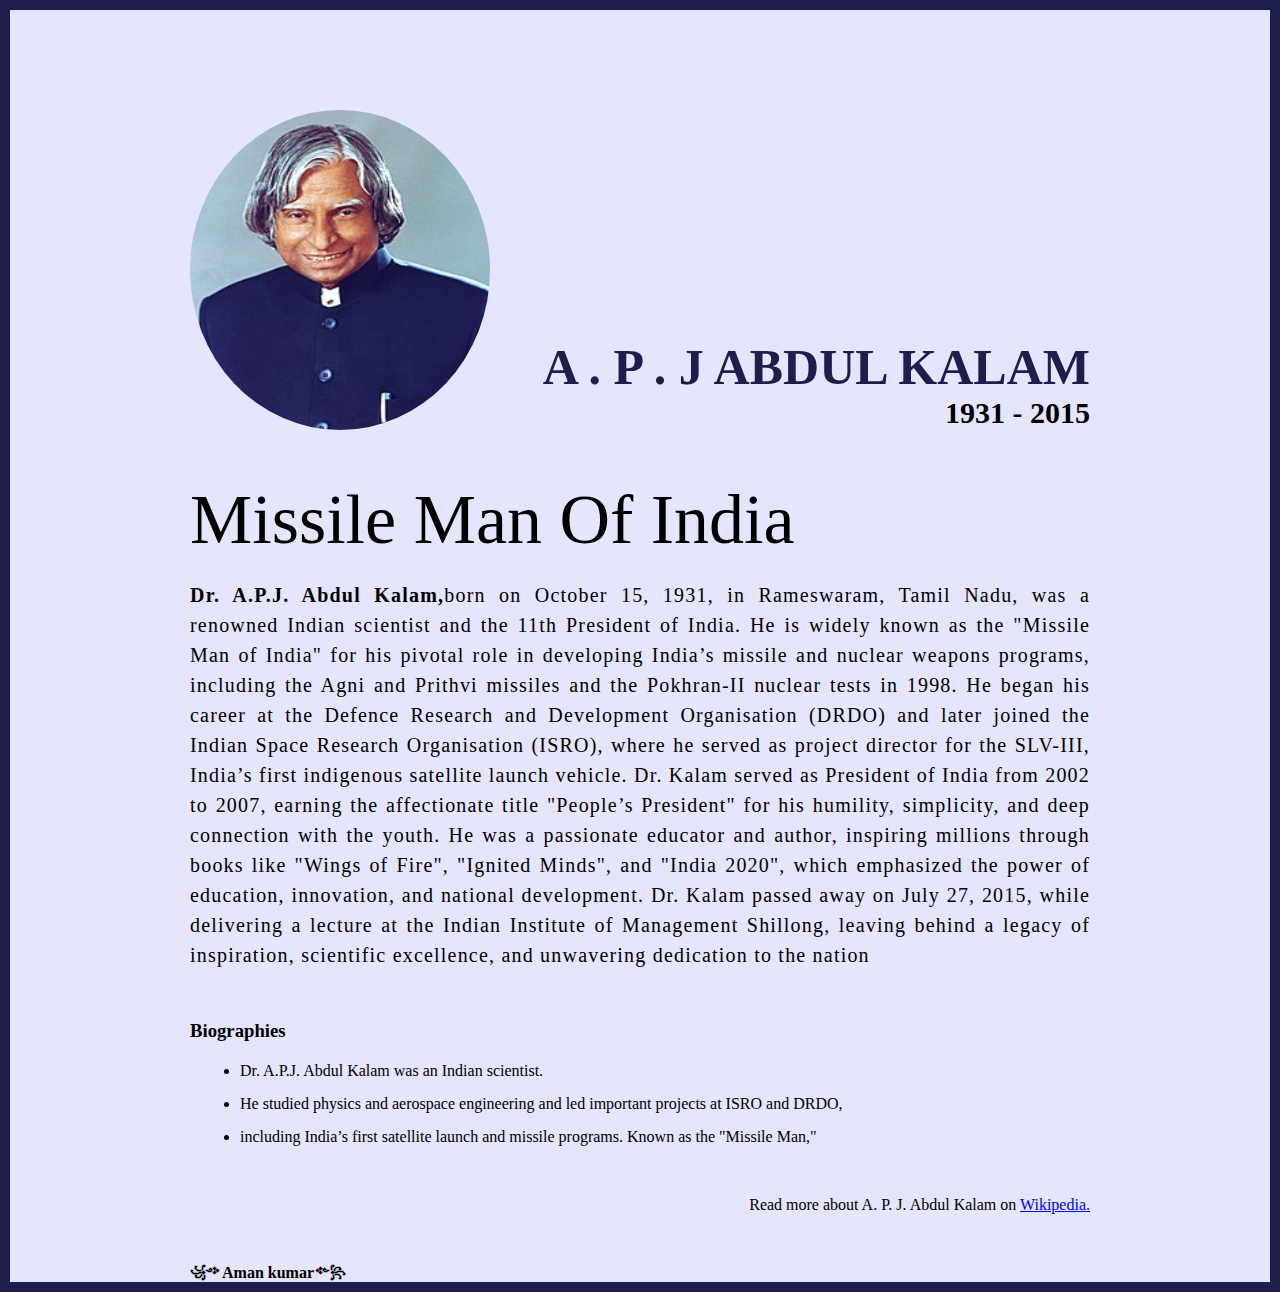
<file: Project 1/index.html>
<!DOCTYPE html>
<html lang="en">
<head>
    <meta charset="UTF-8">
    <meta name="viewport" content="width=device-width, initial-scale=1.0">
    <title>The Tribute Website | A.P.J Abdul Kalam</title>
    <link rel="stylesheet" href="style.css" />
</head>
<body>
    <div class="container">
        <div class="content">
            <section class="top_section">
                <div class="image_container">
                    <img src="./images/apj.jpg" alt="tribute" />
                </div>
                <div>
                    <h1>A . P . J Abdul Kalam</h1>
                    <h4>1931 - 2015</h4>
                </div>
            </section>
            <section class="about_section">
                <h2>Missile Man Of India</h2>
                <p> <b>Dr. A.P.J. Abdul Kalam,</b>born on October 15, 1931, in Rameswaram,
                    Tamil Nadu, was a renowned Indian scientist and the 11th President of India.  
                    He is widely known as the "Missile Man of India" for his pivotal role in developing India’s missile and nuclear weapons programs, 
                    including the Agni and Prithvi missiles and the Pokhran-II nuclear tests in 1998. 
                    He began his career at the Defence Research and Development Organisation (DRDO) and later joined the Indian Space Research Organisation (ISRO), 
                    where he served as project director for the SLV-III, India’s first indigenous satellite launch vehicle. 
                    Dr. Kalam served as President of India from 2002 to 2007, 
                    earning the affectionate title "People’s President" for his humility, simplicity, and deep connection with the youth. 
                    He was a passionate educator and author, inspiring millions through books like "Wings of Fire", "Ignited Minds", and "India 2020",
                    which emphasized the power of education, innovation, and national development. 
                    Dr. Kalam passed away on July 27, 2015, while delivering a lecture at the Indian Institute of Management Shillong, leaving behind a legacy of inspiration, 
                    scientific excellence, and unwavering dedication to the nation
                </p>
            </section>
            <section class="biography_section">
                <h3>Biographies</h3>
                <ul>
                    <li>
                        Dr. A.P.J. Abdul Kalam was an Indian scientist.
                    </li>
                    <li>
                         He studied physics and aerospace engineering and led important projects at ISRO and DRDO,
                    </li>
                    <li>
                         including India’s first satellite launch and missile programs. Known as the "Missile Man," 
                    </li>
                </ul>
            </section>
            <footer>
                <p>Read more about A. P. J. Abdul Kalam on <a href="https://en.wikipedia.org/wiki/A._P._J._Abdul_Kalam">Wikipedia.</a></p>
            </footer>
            <h4>꧁༺Aman kumar༻꧂</h4>
        </div>
    </div>
</body>
</html>
</file>
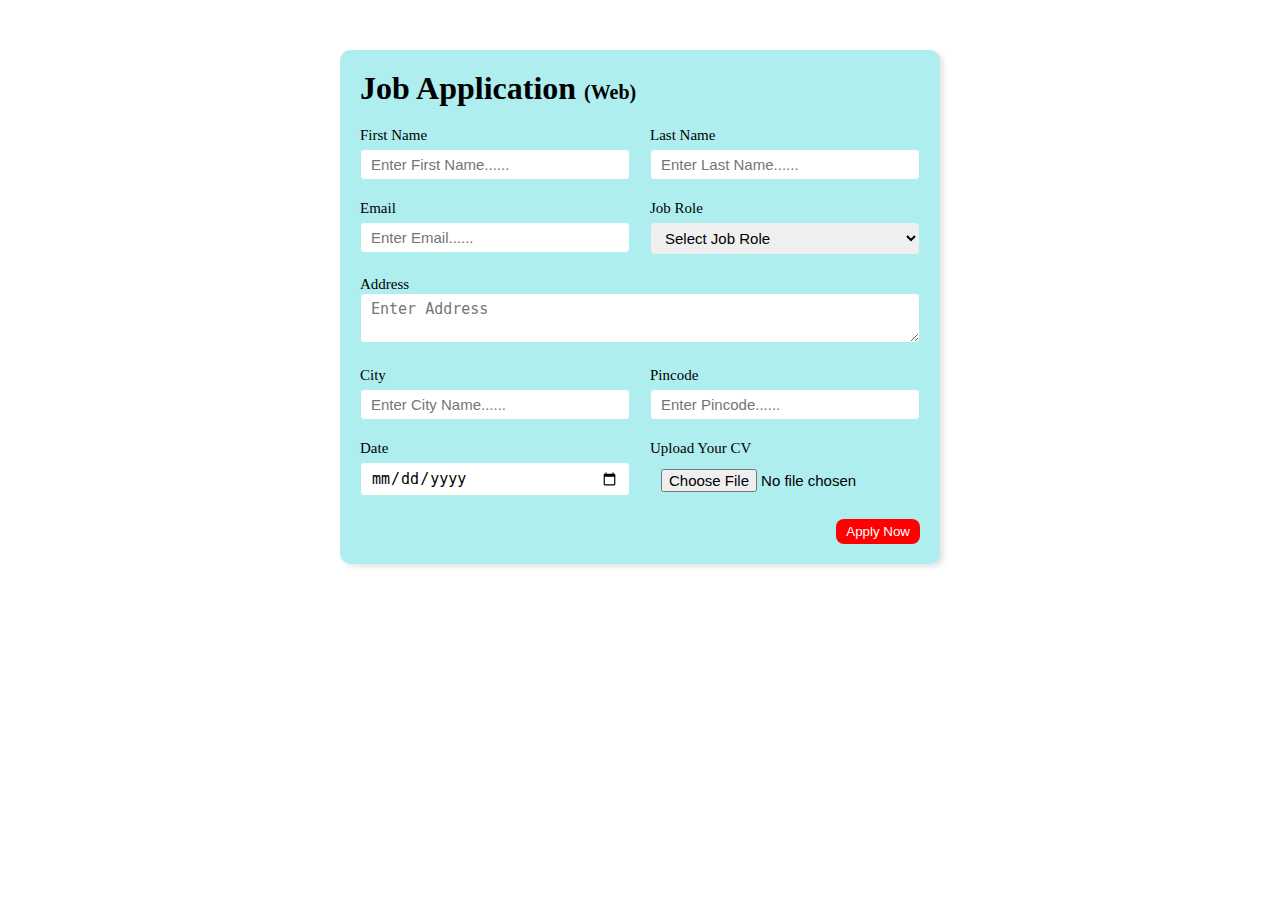
<file: Project 2/index.html>
<!DOCTYPE html>
<html lang="en">
<head>
    <meta charset="UTF-8">
    <meta name="viewport" content="width=device-width, initial-scale=1.0">
    <title>Job Application Form</title>
    <link rel="stylesheet" href="style.css">
</head>
<body>
    <div class="container">
        <div class="apply_box">
            <h1>Job Application
                <span class="title_small">(Web)</span>
            </h1>
            <form action="">
                <div class="form_container">

                    <div class="form_control">
                        <label for="first_name">First Name </label>
                        <input id="first_name" name="first_name" placeholder="Enter First Name......"/>
                    </div>

                     <div class="form_control">
                        <label for="last_name">Last Name </label>
                        <input id="last_name" name="last_name" placeholder="Enter Last Name......"/>
                    </div>

                     <div class="form_control">
                        <label for="email">Email </label>
                        <input type="email" id="email" name="email" placeholder="Enter Email......"/>
                    </div>

                     <div class="form_control">
                        <label for="job_role">Job Role </label>
                        <select id="job_role" name="job_role">
                            <option value="">Select Job Role</option>
                            <option value="frontend">Frontend Developer</option>
                             <option value="backend">Backend Developer</option>
                              <option value="full_stack">Full Stack Developer</option>
                        </select>
                    </div>

                    <div class="textarea_control">
                        <label for="address">Address</label>
                        <textarea 
                            id="address" 
                            name="address" 
                            row="4" 
                            col="50" 
                            placeholder="Enter Address"
                        ></textarea>
                    </div>

                    <div class="form_control">
                        <label for="city">City </label>
                        <input id="city" name="city" placeholder="Enter City Name......"/>
                    </div>

                    <div class="form_control">
                        <label for="pincode">Pincode </label>
                        <input type="number" id="pincode" name="pincode" placeholder="Enter Pincode......"/>
                    </div>

                    <div class="form_control">
                        <label for="date">Date </label>
                        <input type="date" id="date" name="date"/>
                    </div>

                    <div class="form_control">
                        <label for="upload">Upload Your CV </label>
                        <input type="file" id="upload" name="upload"/>
                    </div>

                </div>

                <div class="button_container">
                    <button type="submit">Apply Now</button>
                </div>
            </form>
        </div>
    </div>
</body>
</html>
</file>
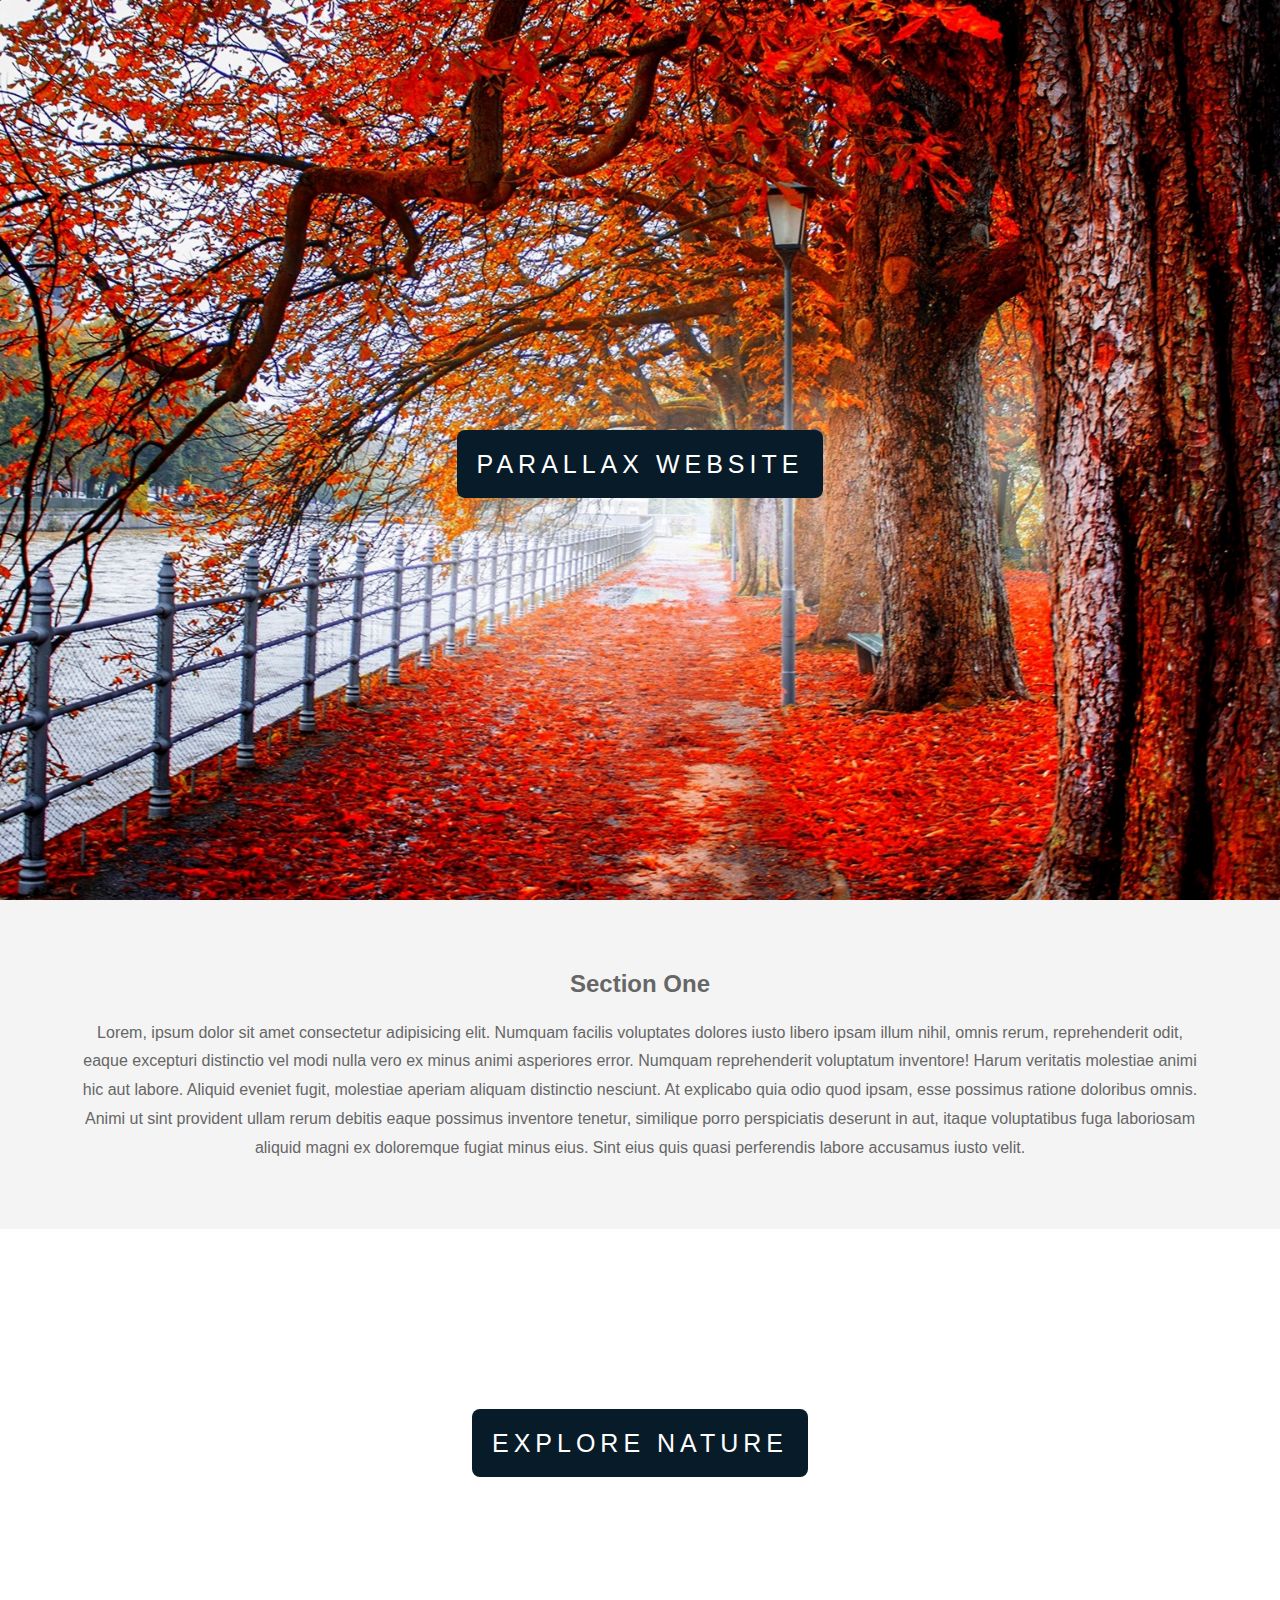
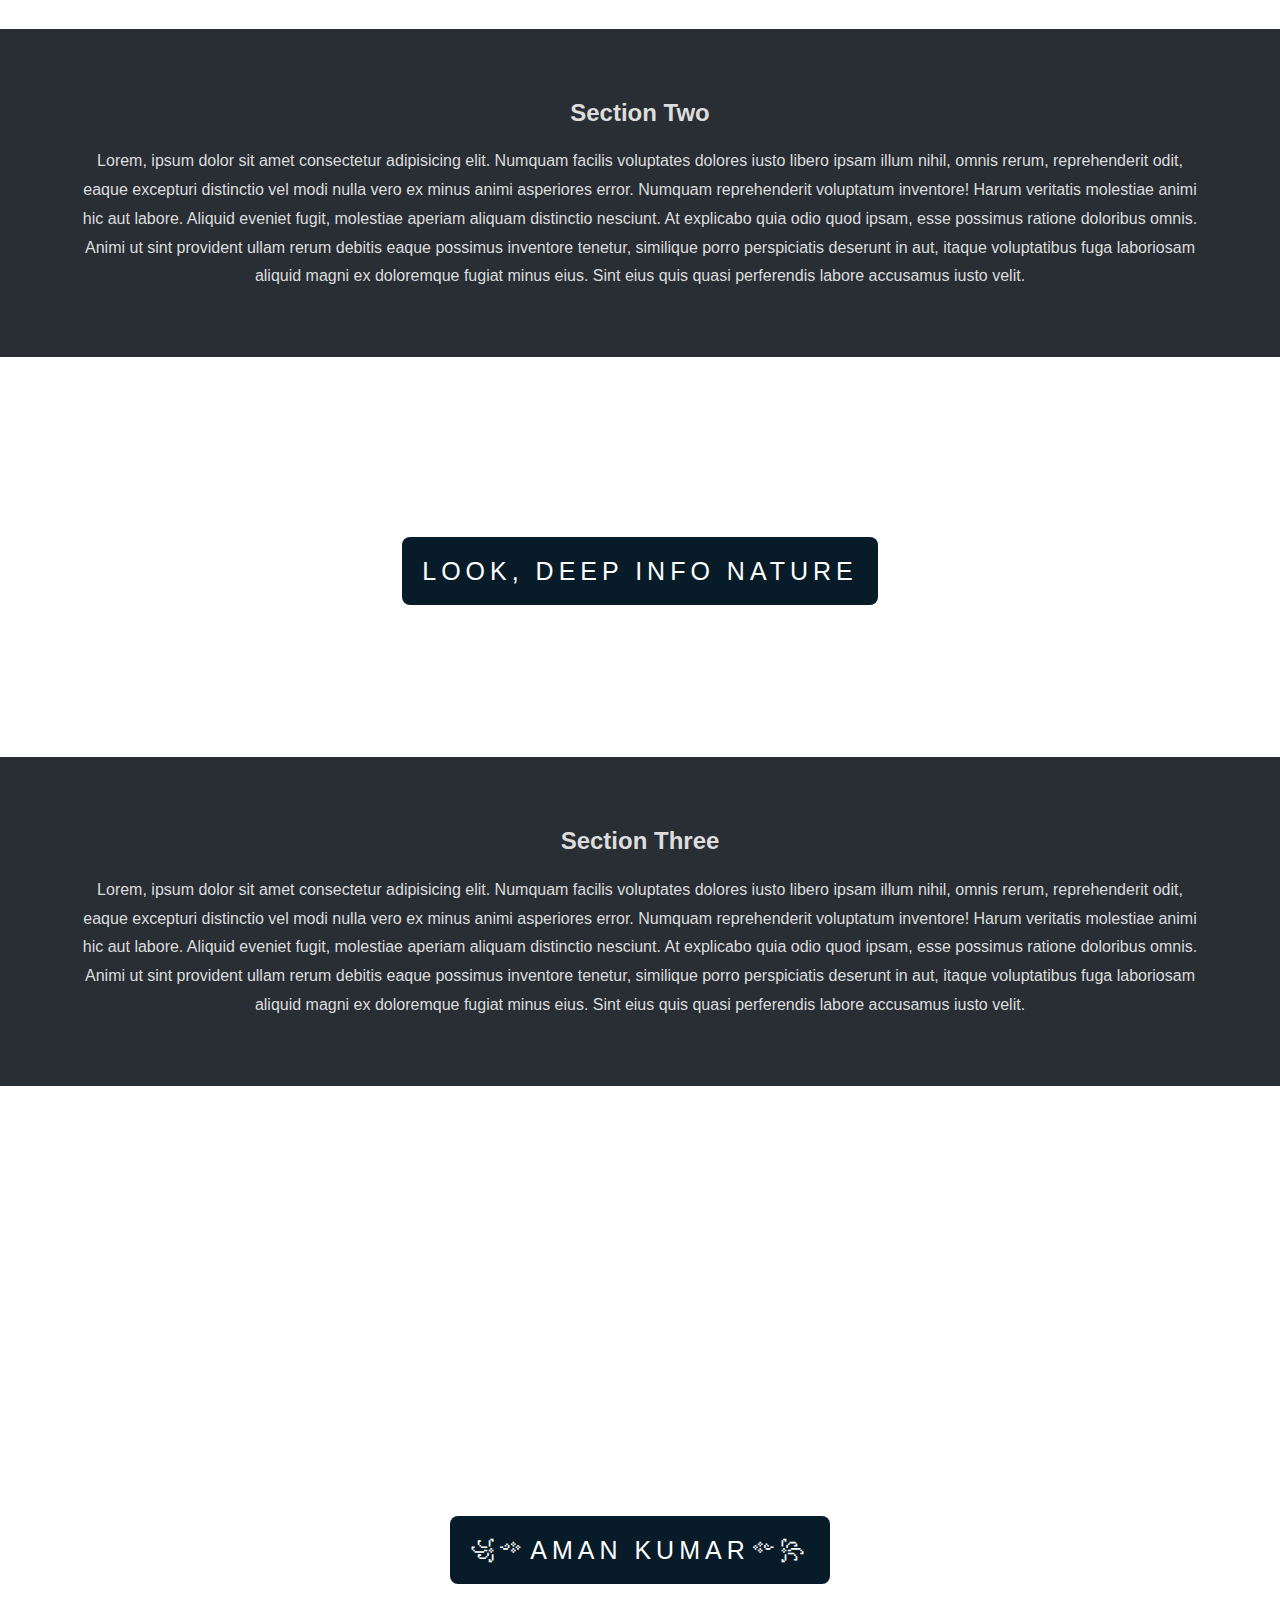
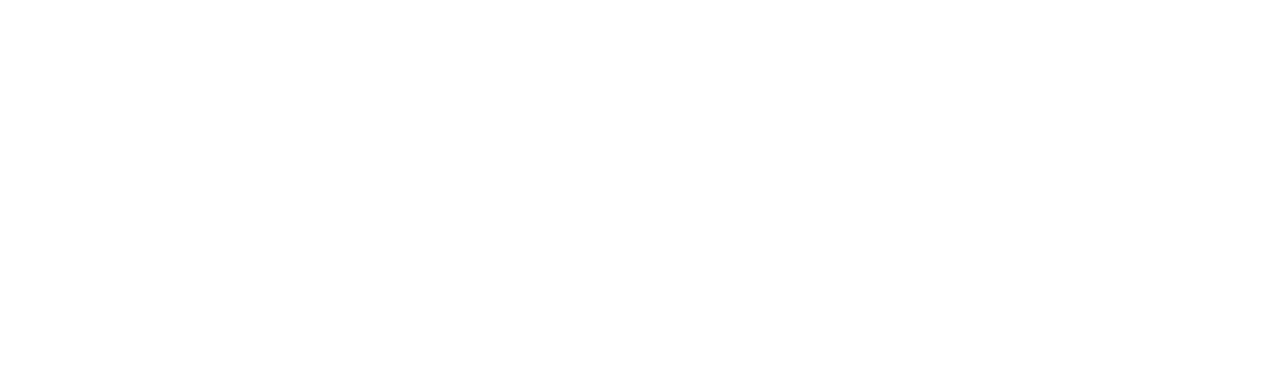
<file: Project 3/index.html>
<!DOCTYPE html>
<html lang="en">
<head>
    <meta charset="UTF-8">
    <meta name="viewport" content="width=device-width, initial-scale=1.0">
    <title>Parallax Website</title>
    <link rel="stylesheet" href="style.css" />
</head>
<body>
    <section class="pimg1">
        <div class="ptext">
            <span class="textBg">
                Parallax Website
            </span>
        </div>
    </section>

    <section class="section section-light">
        <h2>Section One</h2>
        <p>Lorem, ipsum dolor sit amet consectetur adipisicing elit. 
            Numquam facilis voluptates dolores iusto libero ipsam illum nihil,
            omnis rerum, reprehenderit odit, eaque excepturi distinctio vel modi nulla vero ex minus animi asperiores error. 
            Numquam reprehenderit voluptatum inventore! Harum veritatis molestiae animi hic aut labore. Aliquid eveniet fugit,
            molestiae aperiam aliquam distinctio nesciunt. At explicabo quia odio quod ipsam, esse possimus ratione doloribus omnis.
            Animi ut sint provident ullam rerum debitis eaque possimus inventore tenetur, similique porro perspiciatis deserunt in aut, 
            itaque voluptatibus fuga laboriosam aliquid magni ex doloremque fugiat minus eius. Sint eius quis quasi perferendis labore accusamus iusto velit.
        </p>
    </section>

    <section class="pimg2">
        <div class="ptext">
            <span class="textBg">
                Explore nature
            </span>
        </div>
    </section>

    <section class="section section-dark">
        <h2>Section Two</h2>
        <p>Lorem, ipsum dolor sit amet consectetur adipisicing elit. 
            Numquam facilis voluptates dolores iusto libero ipsam illum nihil,
            omnis rerum, reprehenderit odit, eaque excepturi distinctio vel modi nulla vero ex minus animi asperiores error. 
            Numquam reprehenderit voluptatum inventore! Harum veritatis molestiae animi hic aut labore. Aliquid eveniet fugit,
            molestiae aperiam aliquam distinctio nesciunt. At explicabo quia odio quod ipsam, esse possimus ratione doloribus omnis.
            Animi ut sint provident ullam rerum debitis eaque possimus inventore tenetur, similique porro perspiciatis deserunt in aut, 
            itaque voluptatibus fuga laboriosam aliquid magni ex doloremque fugiat minus eius. Sint eius quis quasi perferendis labore accusamus iusto velit.
        </p>
    </section>

     <section class="pimg3">
        <div class="ptext">
            <span class="textBg">
                LOOK, DEEP INFO NATURE
            </span>
        </div>
    </section>

    <section class="section section-dark">
        <h2>Section Three</h2>
        <p>Lorem, ipsum dolor sit amet consectetur adipisicing elit. 
            Numquam facilis voluptates dolores iusto libero ipsam illum nihil,
            omnis rerum, reprehenderit odit, eaque excepturi distinctio vel modi nulla vero ex minus animi asperiores error. 
            Numquam reprehenderit voluptatum inventore! Harum veritatis molestiae animi hic aut labore. Aliquid eveniet fugit,
            molestiae aperiam aliquam distinctio nesciunt. At explicabo quia odio quod ipsam, esse possimus ratione doloribus omnis.
            Animi ut sint provident ullam rerum debitis eaque possimus inventore tenetur, similique porro perspiciatis deserunt in aut, 
            itaque voluptatibus fuga laboriosam aliquid magni ex doloremque fugiat minus eius. Sint eius quis quasi perferendis labore accusamus iusto velit.
        </p>
    </section>

    <section class="pimg1">
        <div class="ptext">
            <span class="textBg">
                ꧁༺Aman kumar༻꧂
            </span>
        </div>
    </section>

</body>
</html>
</file>
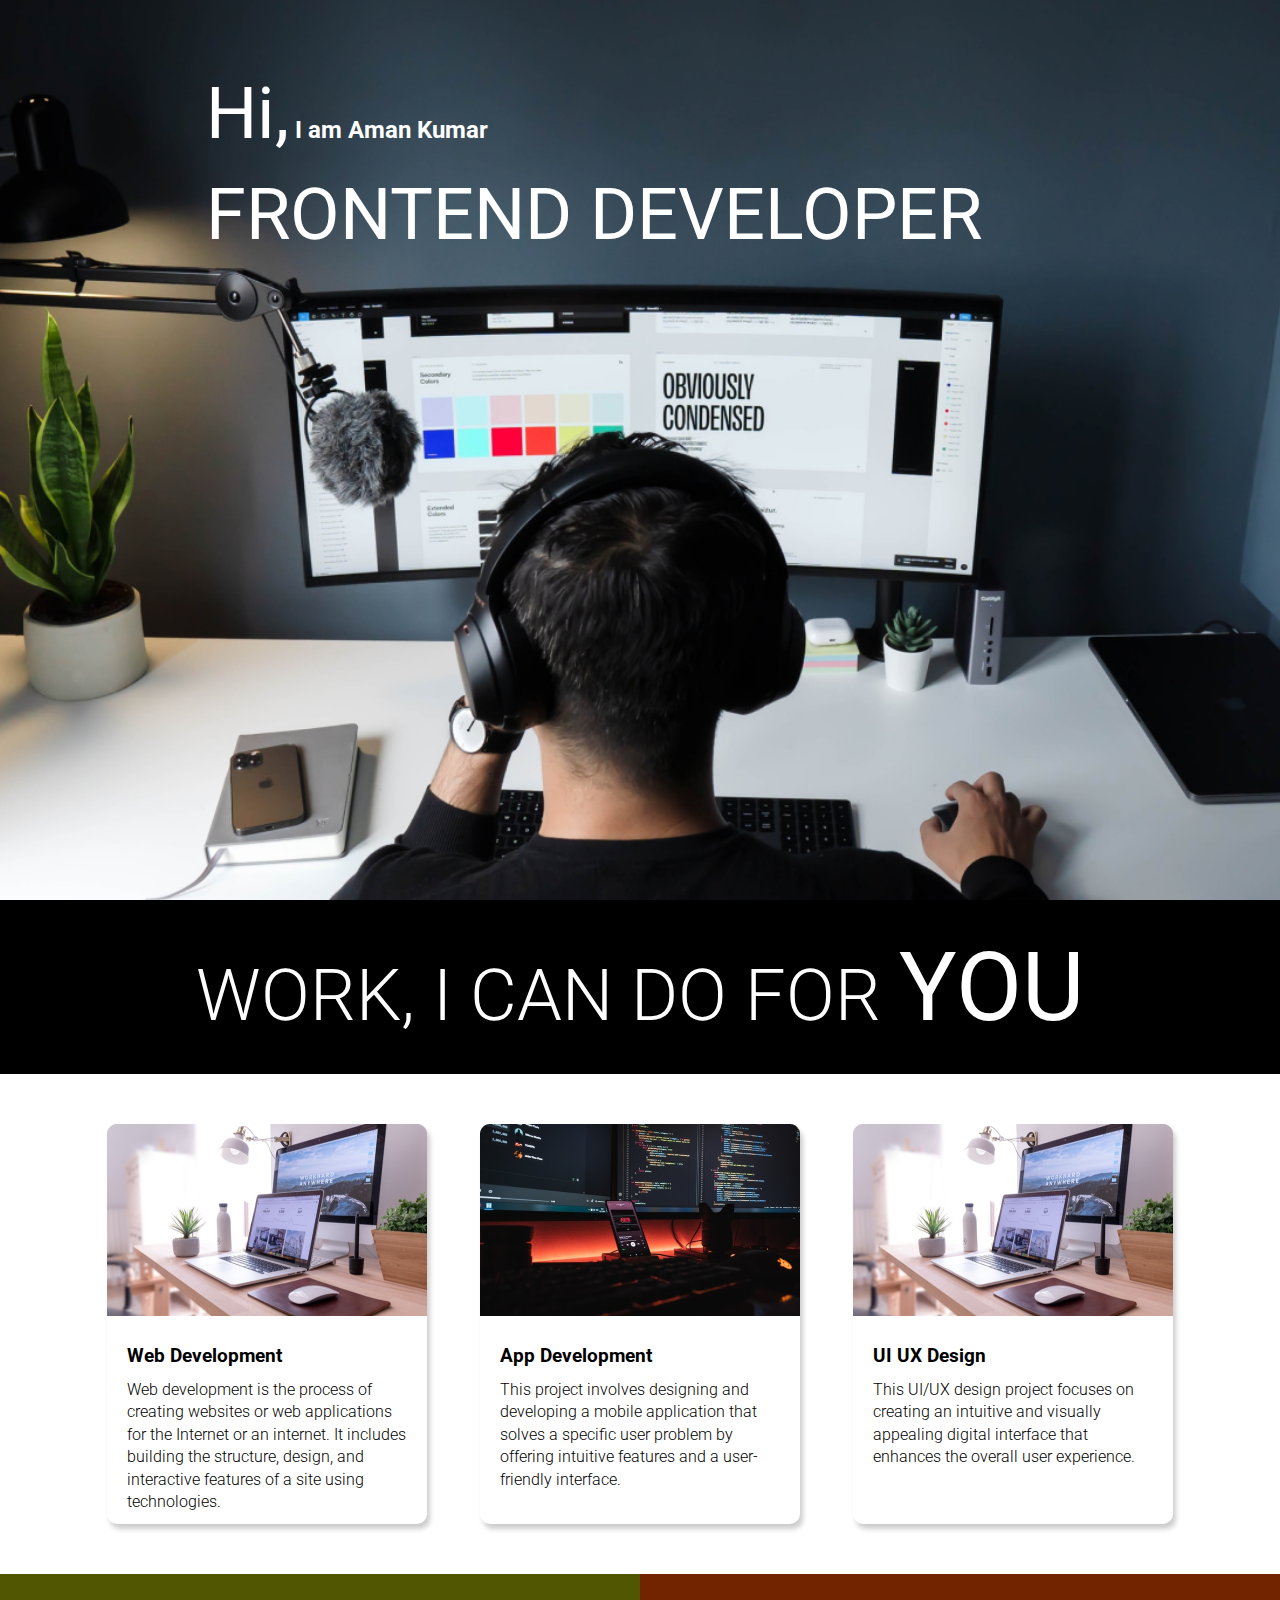
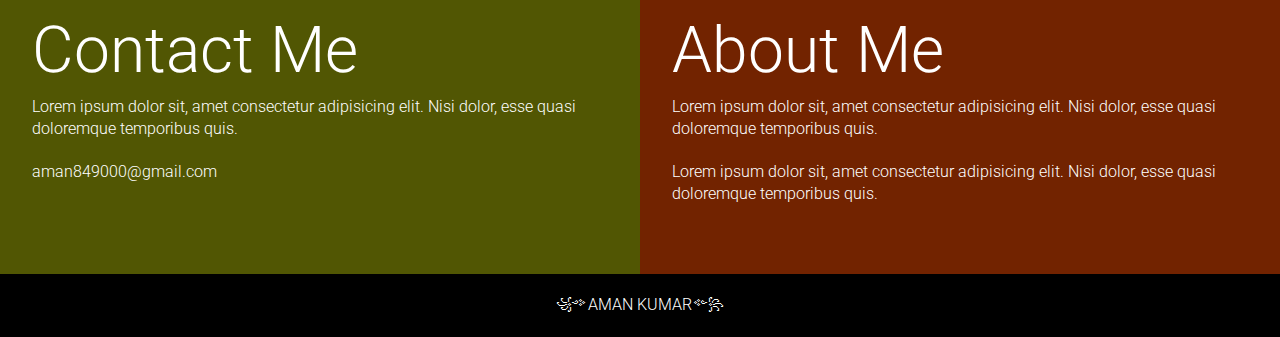
<file: Project 4/index.html>
<!DOCTYPE html>
<html lang="en">
  <head>
    <meta charset="UTF-8" />
    <meta http-equiv="X-UA-Compatible" content="IE=edge" />
    <meta name="viewport" content="width=device-width, initial-scale=1.0" />
    <title>Developer | Landing Page</title>
    <link rel="stylesheet" href="style.css" />
  </head>
  <body>
    <section class="hero_section">
      <div class="text_container">
        <h2><span class="lg_text">Hi,</span> I am Aman Kumar</h2>
        <h1 class="lg_text">FRONTEND DEVELOPER</h1>
      </div>
    </section>
    <section class="black_box">
      <h2>WORK, I CAN DO FOR <span>YOU</span></h2>
    </section>
    <section class="work">
      <div class="grid_item">
        <div class="card">
          <div class="image_container">
            <img src="image/web.png" alt="web development" />
          </div>
          <div class="card_content">
            <h3>Web Development</h3>
            <p>
              Web development is the process of creating websites or web applications for the Internet or an internet. It includes building the structure, design, and interactive features of a site using technologies.
            </p>
          </div>
        </div>
      </div>
      <div class="grid_item">
        <div class="card">
          <div class="image_container">
            <img src="image/mobile.png" alt="app development" />
          </div>
          <div class="card_content">
            <h3>App Development</h3>
            <p>
              This project involves designing and developing a mobile application that solves a specific user problem by offering intuitive features and a user-friendly interface. 
            </p>
          </div>
        </div>
      </div>
      <div class="grid_item">
        <div class="card">
          <div class="image_container">
            <img src="image/web.png" alt="web development" />
          </div>
          <div class="card_content">
            <h3>UI UX Design</h3>
            <p>
              This UI/UX design project focuses on creating an intuitive and visually appealing digital interface that enhances the overall user experience.
            </p>
          </div>
        </div>
      </div>
    </section>
    <section class="bottom_section">
      <div class="contact">
        <h2>Contact Me</h2>
        <p>
          Lorem ipsum dolor sit, amet consectetur adipisicing elit. Nisi dolor,
          esse quasi doloremque temporibus quis.
        </p>
        <p>aman849000@gmail.com</p>
      </div>
      <div class="about">
        <h2>About Me</h2>

        <p>
          Lorem ipsum dolor sit, amet consectetur adipisicing elit. Nisi dolor,
          esse quasi doloremque temporibus quis.
        </p>
        <p>
          Lorem ipsum dolor sit, amet consectetur adipisicing elit. Nisi dolor,
          esse quasi doloremque temporibus quis.
        </p>
      </div>
    </section>
    <footer>꧁༺Aman kumar༻꧂</footer>
  </body>
</html>
</file>
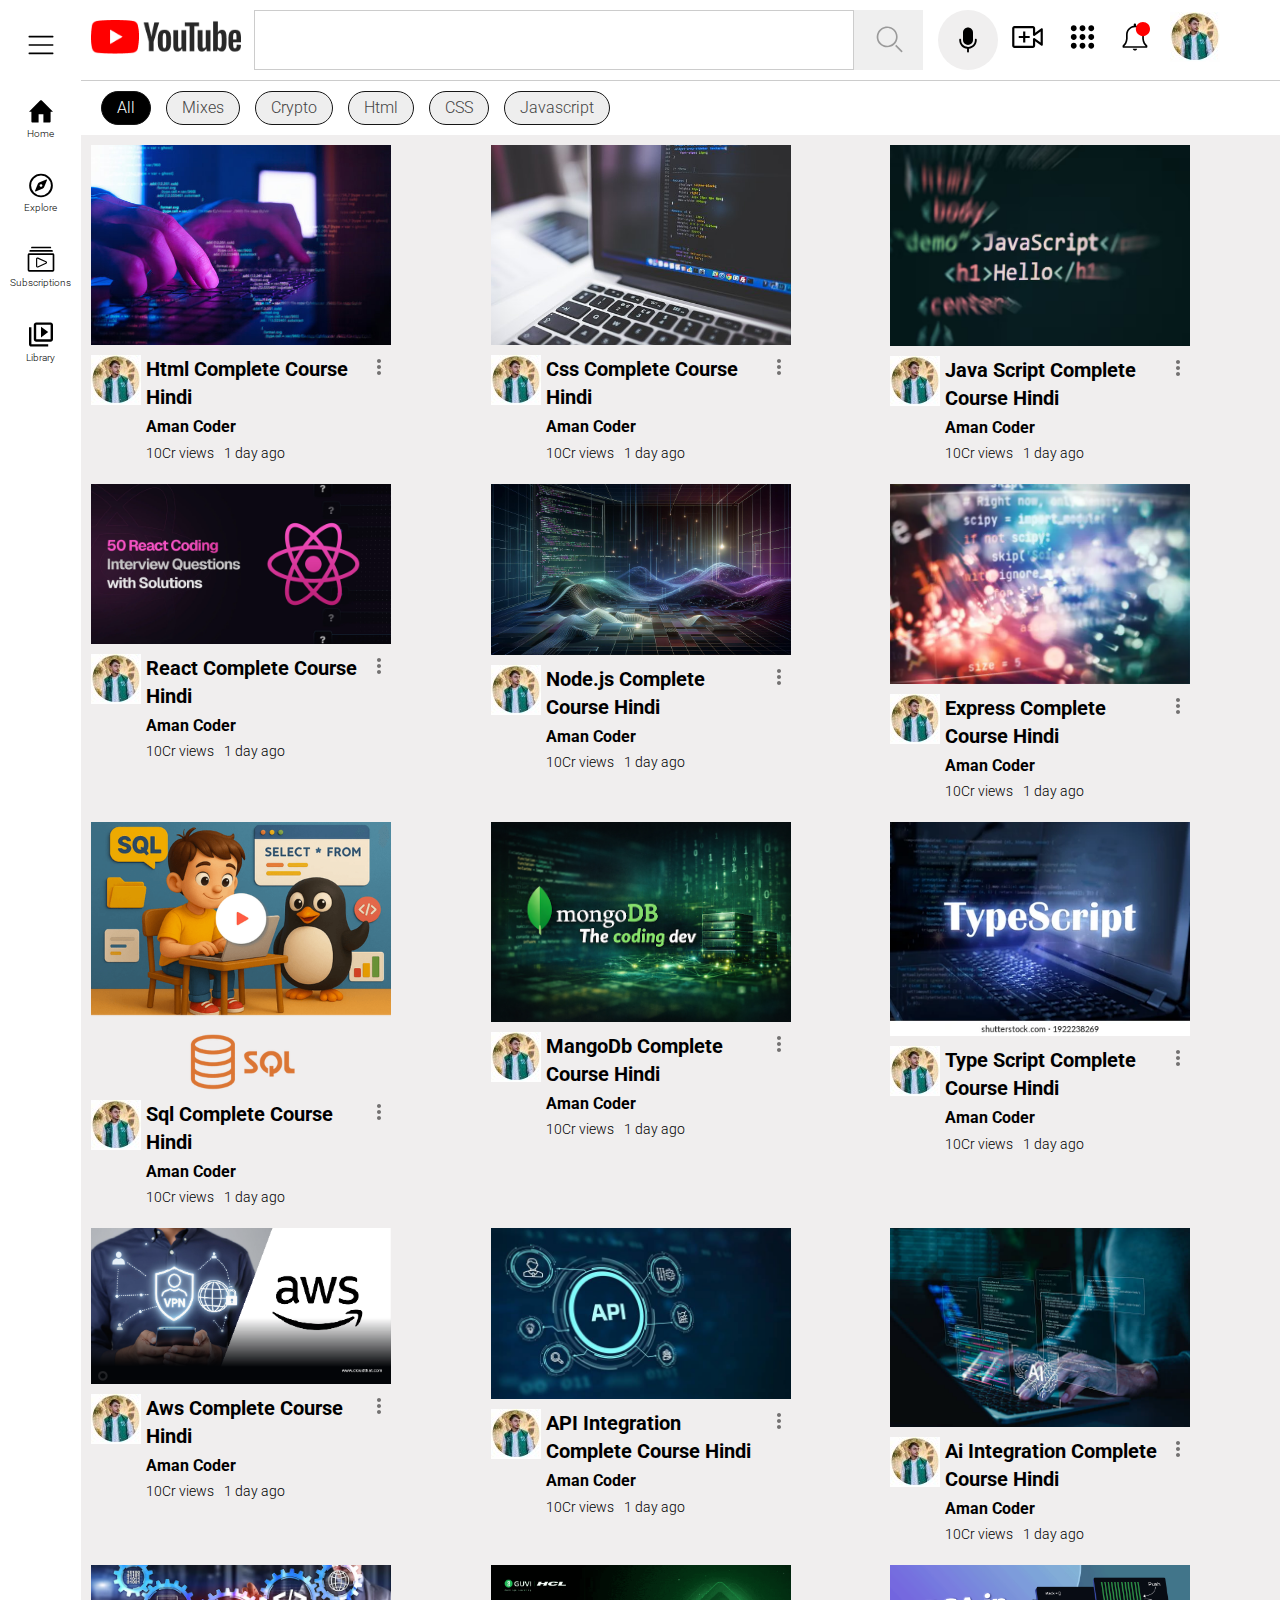
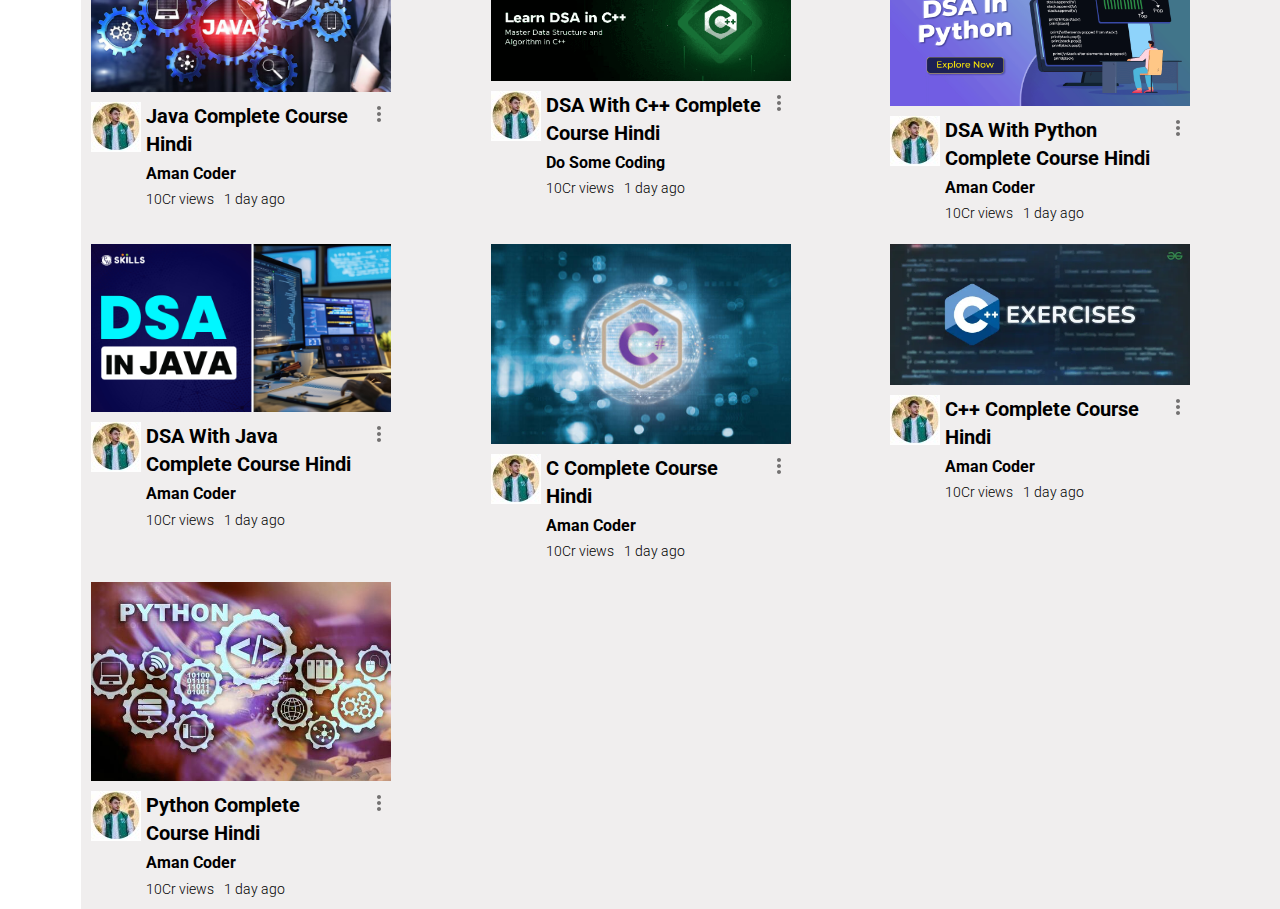
<file: Project 7/index.html>
<!DOCTYPE html>
<html lang="en">
  <head>
    <meta charset="UTF-8" />
    <meta http-equiv="X-UA-Compatible" content="IE=edge" />
    <meta name="viewport" content="width=device-width, initial-scale=1.0" />
    <title>Youtube Clone</title>
    <link rel="stylesheet" href="style.css" />
  </head>
  <body>
    <div class="container">
      <aside>
        <div class="bars">
          <img src="icons/bars.svg" alt="bars" />
        </div>

        <div class="side-icons">
          <i>
            <img src="icons/home.svg" alt="home" />
          </i>
          <p>Home</p>
        </div>
        <div class="side-icons">
          <i>
            <img src="icons/compass.svg" alt="explore" />
          </i>
          <p>Explore</p>
        </div>
        <div class="side-icons">
          <i>
            <img src="icons/video-gallary.svg" alt="gallary" />
          </i>
          <p>Subscriptions</p>
        </div>
        <div class="side-icons">
          <i>
            <img src="icons/video-library.svg" alt="library" />
          </i>
          <p>Library</p>
        </div>
      </aside>
      <div class="main-container">
        <header>
          <nav>
            <div class="logo">
              <img src="images/youtube-logo.png" alt="Youtube Logo" />
            </div>
            <div class="center-nav">
              <div class="search">
                <input type="text" />
                <button>
                  <img src="icons/search.svg" alt="search" />
                </button>
              </div>
              <div class="mic">
                <img src="icons/mic.svg" alt="mic" />
              </div>
            </div>
            <div class="side-nav">
              <i>
                <img src="icons/video-add.svg" alt="video add" />
              </i>
              <i>
                <img src="icons/dot-grid.svg" alt="grid" />
              </i>
              <i>
                <img src="icons/bell.svg" alt="bell" />
              </i>
              <i>
                <img src="images/amandp2.jpg" alt="avatar" />
              </i>
            </div>
          </nav>
          <div class="tags">
            <div class="tag dark">All</div>
            <div class="tag light">Mixes</div>
            <div class="tag light">Crypto</div>
            <div class="tag light">Html</div>
            <div class="tag light">CSS</div>
            <div class="tag light">Javascript</div>
          </div>
        </header>
        <main>
          <div class="card-container">
            <div class="card">
              <img src="images/Aman.jpg" alt="thumbnail" />
              <div class="avatar-content">
                <div class="avatar">
                  <img src="images/amandp2.jpg" alt="avatar" />
                </div>

                <div class="content">
                  <h3>Html Complete Course Hindi</h3>
                  <p class="channel-name">Aman Coder</p>
                  <div class="content-status">
                    <p>10Cr views</p>
                    <p>1 day ago</p>
                  </div>
                </div>
                <div class="dots">
                  <img src="icons/dots.svg" alt="dots" />
                </div>
              </div>
            </div>
            <div class="card">
              <img src="images/Aman2.jpg" alt="thumbnail" />
              <div class="avatar-content">
                <div class="avatar">
                  <img src="images/amandp2.jpg" alt="avatar" />
                </div>

                <div class="content">
                  <h3>Css Complete Course Hindi</h3>
                  <p class="channel-name">Aman Coder</p>
                  <div class="content-status">
                    <p>10Cr views</p>
                    <p>1 day ago</p>
                  </div>
                </div>
                <div class="dots">
                  <img src="icons/dots.svg" alt="dots" />
                </div>
              </div>
            </div>
            <div class="card">
              <img src="images/Aman3.avif" alt="thumbnail" />
              <div class="avatar-content">
                <div class="avatar">
                  <img src="images/amandp2.jpg" alt="avatar" />
                </div>

                <div class="content">
                  <h3>Java Script Complete Course Hindi</h3>
                  <p class="channel-name">Aman Coder</p>
                  <div class="content-status">
                    <p>10Cr views</p>
                    <p>1 day ago</p>
                  </div>
                </div>
                <div class="dots">
                  <img src="icons/dots.svg" alt="dots" />
                </div>
              </div>
            </div>
            <div class="card">
              <img src="images/aman.webp" alt="thumbnail" />
              <div class="avatar-content">
                <div class="avatar">
                  <img src="images/amandp2.jpg" alt="avatar" />
                </div>

                <div class="content">
                  <h3>React Complete Course Hindi</h3>
                  <p class="channel-name">Aman Coder</p>
                  <div class="content-status">
                    <p>10Cr views</p>
                    <p>1 day ago</p>
                  </div>
                </div>
                <div class="dots">
                  <img src="icons/dots.svg" alt="dots" />
                </div>
              </div>
            </div>
            <div class="card">
              <img src="images/amam.jpeg" alt="thumbnail" />
              <div class="avatar-content">
                <div class="avatar">
                  <img src="images/amandp2.jpg" alt="avatar" />
                </div>

                <div class="content">
                  <h3>Node.js Complete Course Hindi</h3>
                  <p class="channel-name">Aman Coder</p>
                  <div class="content-status">
                    <p>10Cr views</p>
                    <p>1 day ago</p>
                  </div>
                </div>
                <div class="dots">
                  <img src="icons/dots.svg" alt="dots" />
                </div>
              </div>
            </div>
            <div class="card">
              <img src="images/express.webp" alt="thumbnail" />
              <div class="avatar-content">
                <div class="avatar">
                  <img src="images/amandp2.jpg" alt="avatar" />
                </div>

                <div class="content">
                  <h3>Express Complete Course Hindi</h3>
                  <p class="channel-name">Aman Coder</p>
                  <div class="content-status">
                    <p>10Cr views</p>
                    <p>1 day ago</p>
                  </div>
                </div>
                <div class="dots">
                  <img src="icons/dots.svg" alt="dots" />
                </div>
              </div>
            </div>
            <div class="card">
              <img src="images/sql.webp" alt="thumbnail" />
              <div class="avatar-content">
                <div class="avatar">
                  <img src="images/amandp2.jpg" alt="avatar" />
                </div>

                <div class="content">
                  <h3>Sql Complete Course Hindi</h3>
                  <p class="channel-name">Aman Coder</p>
                  <div class="content-status">
                    <p>10Cr views</p>
                    <p>1 day ago</p>
                  </div>
                </div>
                <div class="dots">
                  <img src="icons/dots.svg" alt="dots" />
                </div>
              </div>
            </div>
            <div class="card">
              <img src="images/db.png" alt="thumbnail" />
              <div class="avatar-content">
                <div class="avatar">
                  <img src="images/amandp2.jpg" alt="avatar" />
                </div>

                <div class="content">
                  <h3>MangoDb Complete Course Hindi</h3>
                  <p class="channel-name">Aman Coder</p>
                  <div class="content-status">
                    <p>10Cr views</p>
                    <p>1 day ago</p>
                  </div>
                </div>
                <div class="dots">
                  <img src="icons/dots.svg" alt="dots" />
                </div>
              </div>
            </div>
            <div class="card">
              <img src="images/typesc.webp" alt="thumbnail" />
              <div class="avatar-content">
                <div class="avatar">
                  <img src="images/amandp2.jpg" alt="avatar" />
                </div>

                <div class="content">
                  <h3>Type Script Complete Course Hindi</h3>
                  <p class="channel-name">Aman Coder</p>
                  <div class="content-status">
                    <p>10Cr views</p>
                    <p>1 day ago</p>
                  </div>
                </div>
                <div class="dots">
                  <img src="icons/dots.svg" alt="dots" />
                </div>
              </div>
            </div>
            <div class="card">
              <img src="images/aws.webp" alt="thumbnail" />
              <div class="avatar-content">
                <div class="avatar">
                  <img src="images/amandp2.jpg" alt="avatar" />
                </div>

                <div class="content">
                  <h3>Aws Complete Course Hindi</h3>
                  <p class="channel-name">Aman Coder</p>
                  <div class="content-status">
                    <p>10Cr views</p>
                    <p>1 day ago</p>
                  </div>
                </div>
                <div class="dots">
                  <img src="icons/dots.svg" alt="dots" />
                </div>
              </div>
            </div>
            <div class="card">
              <img src="images/APIs.jpg" alt="thumbnail" />
              <div class="avatar-content">
                <div class="avatar">
                  <img src="images/amandp2.jpg" alt="avatar" />
                </div>

                <div class="content">
                  <h3>API Integration Complete Course Hindi</h3>
                  <p class="channel-name">Aman Coder</p>
                  <div class="content-status">
                    <p>10Cr views</p>
                    <p>1 day ago</p>
                  </div>
                </div>
                <div class="dots">
                  <img src="icons/dots.svg" alt="dots" />
                </div>
              </div>
            </div>
            <div class="card">
              <img src="images/ai.jpg" alt="thumbnail" />
              <div class="avatar-content">
                <div class="avatar">
                  <img src="images/amandp2.jpg" alt="avatar" />
                </div>

                <div class="content">
                  <h3>Ai Integration Complete Course Hindi</h3>
                  <p class="channel-name">Aman Coder</p>
                  <div class="content-status">
                    <p>10Cr views</p>
                    <p>1 day ago</p>
                  </div>
                </div>
                <div class="dots">
                  <img src="icons/dots.svg" alt="dots" />
                </div>
              </div>
            </div>
            <div class="card">
              <img src="images/java.avif" alt="thumbnail" />
              <div class="avatar-content">
                <div class="avatar">
                  <img src="images/amandp2.jpg" alt="avatar" />
                </div>

                <div class="content">
                  <h3>Java Complete Course Hindi</h3>
                  <p class="channel-name">Aman Coder</p>
                  <div class="content-status">
                    <p>10Cr views</p>
                    <p>1 day ago</p>
                  </div>
                </div>
                <div class="dots">
                  <img src="icons/dots.svg" alt="dots" />
                </div>
              </div>
            </div>
            <div class="card">
              <img src="images/dsacpp.png" alt="thumbnail" />
              <div class="avatar-content">
                <div class="avatar">
                  <img src="images/amandp2.jpg" alt="avatar" />
                </div>

                <div class="content">
                  <h3>DSA With C++ Complete Course Hindi</h3>
                  <p class="channel-name">Do Some Coding</p>
                  <div class="content-status">
                    <p>10Cr views</p>
                    <p>1 day ago</p>
                  </div>
                </div>
                <div class="dots">
                  <img src="icons/dots.svg" alt="dots" />
                </div>
              </div>
            </div>
            <div class="card">
              <img src="images/dsapy.png" alt="thumbnail" />
              <div class="avatar-content">
                <div class="avatar">
                  <img src="images/amandp2.jpg" alt="avatar" />
                </div>

                <div class="content">
                  <h3>DSA With Python Complete Course Hindi</h3>
                  <p class="channel-name">Aman Coder</p>
                  <div class="content-status">
                    <p>10Cr views</p>
                    <p>1 day ago</p>
                  </div>
                </div>
                <div class="dots">
                  <img src="icons/dots.svg" alt="dots" />
                </div>
              </div>
            </div>
            <div class="card">
              <img src="images/DSA-in-Java.jpg" alt="thumbnail" />
              <div class="avatar-content">
                <div class="avatar">
                  <img src="images/amandp2.jpg" alt="avatar" />
                </div>

                <div class="content">
                  <h3>DSA With Java Complete Course Hindi</h3>
                  <p class="channel-name">Aman Coder</p>
                  <div class="content-status">
                    <p>10Cr views</p>
                    <p>1 day ago</p>
                  </div>
                </div>
                <div class="dots">
                  <img src="icons/dots.svg" alt="dots" />
                </div>
              </div>
            </div>
            <div class="card">
              <img src="images/clang.jpg" alt="thumbnail" />
              <div class="avatar-content">
                <div class="avatar">
                  <img src="images/amandp2.jpg" alt="avatar" />
                </div>

                <div class="content">
                  <h3>C Complete Course Hindi</h3>
                  <p class="channel-name">Aman Coder</p>
                  <div class="content-status">
                    <p>10Cr views</p>
                    <p>1 day ago</p>
                  </div>
                </div>
                <div class="dots">
                  <img src="icons/dots.svg" alt="dots" />
                </div>
              </div>
            </div>
            <div class="card">
              <img src="images/CPP-Exercises.webp" alt="thumbnail" />
              <div class="avatar-content">
                <div class="avatar">
                  <img src="images/amandp2.jpg" alt="avatar" />
                </div>

                <div class="content">
                  <h3>C++ Complete Course Hindi</h3>
                  <p class="channel-name">Aman Coder</p>
                  <div class="content-status">
                    <p>10Cr views</p>
                    <p>1 day ago</p>
                  </div>
                </div>
                <div class="dots">
                  <img src="icons/dots.svg" alt="dots" />
                </div>
              </div>
            </div>
            <div class="card">
              <img src="images/python.jpg" alt="thumbnail" />
              <div class="avatar-content">
                <div class="avatar">
                  <img src="images/amandp2.jpg" alt="avatar" />
                </div>

                <div class="content">
                  <h3>Python Complete Course Hindi</h3>
                  <p class="channel-name">Aman Coder</p>
                  <div class="content-status">
                    <p>10Cr views</p>
                    <p>1 day ago</p>
                  </div>
                </div>
                <div class="dots">
                  <img src="icons/dots.svg" alt="dots" />
                </div>
              </div>
            </div>
          </div>
        </main>
      </div>
    </div>
  </body>
</html>
</file>
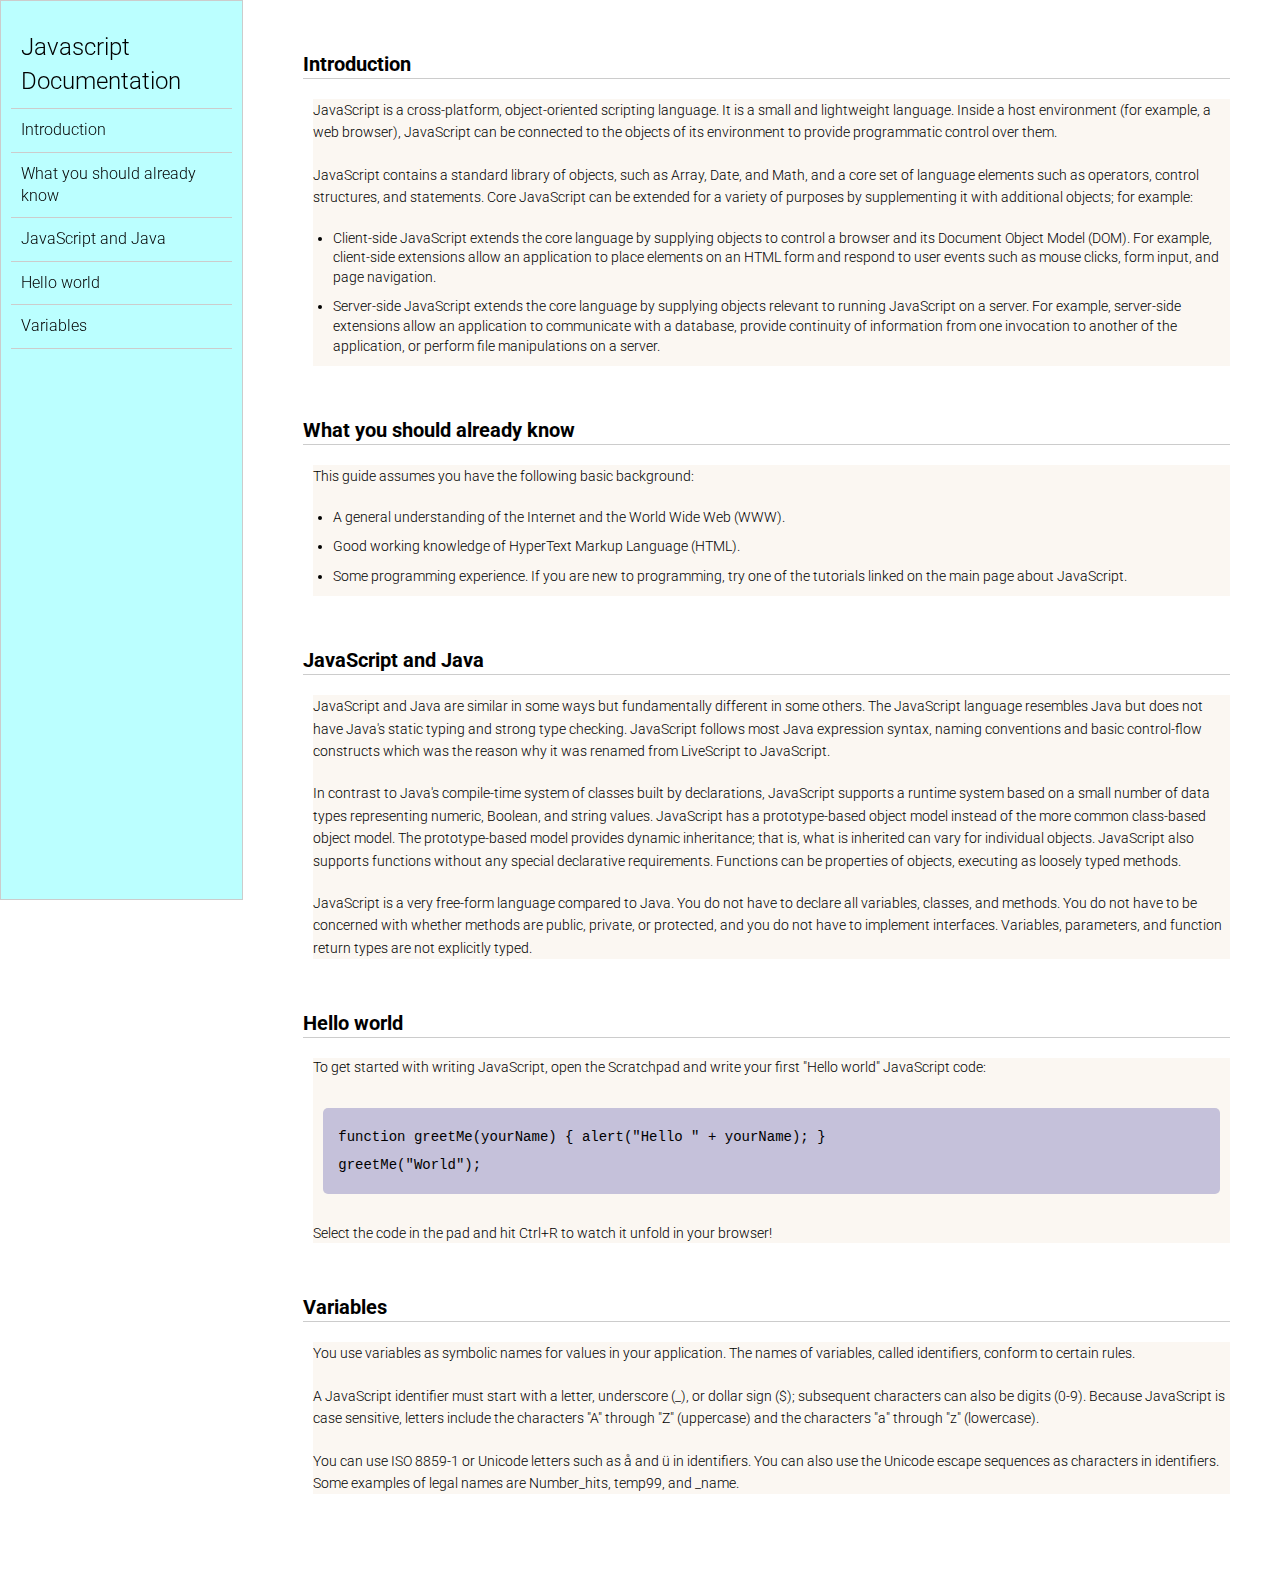
<file: Project 8/index.html>
<!DOCTYPE html>
<html lang="en">
  <head>
    <meta charset="UTF-8" />
    <meta http-equiv="X-UA-Compatible" content="IE=edge" />
    <meta name="viewport" content="width=device-width, initial-scale=1.0" />
    <title>Javascript Documentation</title>
    <link rel="stylesheet" href="style.css" />
    <link rel="stylesheet" href="style.css" />
  </head>
  
  <body>
    <header>
      <nav>
        <h1>Javascript Documentation</h1>
        <ul>
          <a href="#Introduction"><li>Introduction</li></a>
          <a href="#What_you_should_already_know"
            ><li>What you should already know</li></a
          >
          <a href="#JavaScript_and_Java"><li>JavaScript and Java</li></a>
          <a href="#Hello_world"><li>Hello world</li></a>
          <a href="#Variables"><li>Variables</li></a>
        </ul>
      </nav>
    </header>
    <main>
      <section id="Introduction">
        <h2>Introduction</h2>
        <article>
          <p>
            JavaScript is a cross-platform, object-oriented scripting language.
            It is a small and lightweight language. Inside a host environment
            (for example, a web browser), JavaScript can be connected to the
            objects of its environment to provide programmatic control over
            them.
          </p>

          <p>
            JavaScript contains a standard library of objects, such as Array,
            Date, and Math, and a core set of language elements such as
            operators, control structures, and statements. Core JavaScript can
            be extended for a variety of purposes by supplementing it with
            additional objects; for example:
          </p>
          <ul>
            <li>
              Client-side JavaScript extends the core language by supplying
              objects to control a browser and its Document Object Model (DOM).
              For example, client-side extensions allow an application to place
              elements on an HTML form and respond to user events such as mouse
              clicks, form input, and page navigation.
            </li>
            <li>
              Server-side JavaScript extends the core language by supplying
              objects relevant to running JavaScript on a server. For example,
              server-side extensions allow an application to communicate with a
              database, provide continuity of information from one invocation to
              another of the application, or perform file manipulations on a
              server.
            </li>
          </ul>
        </article>
      </section>
      <section id="What_you_should_already_know">
        <h2>What you should already know</h2>
        <article>
          <p>This guide assumes you have the following basic background:</p>

          <ul>
            <li>
              A general understanding of the Internet and the World Wide Web
              (WWW).
            </li>
            <li>Good working knowledge of HyperText Markup Language (HTML).</li>
            <li>
              Some programming experience. If you are new to programming, try
              one of the tutorials linked on the main page about JavaScript.
            </li>
          </ul>
        </article>
      </section>
      <section id="JavaScript_and_Java">
        <h2>JavaScript and Java</h2>
        <article>
          <p>
            JavaScript and Java are similar in some ways but fundamentally
            different in some others. The JavaScript language resembles Java but
            does not have Java's static typing and strong type checking.
            JavaScript follows most Java expression syntax, naming conventions
            and basic control-flow constructs which was the reason why it was
            renamed from LiveScript to JavaScript.
          </p>

          <p>
            In contrast to Java's compile-time system of classes built by
            declarations, JavaScript supports a runtime system based on a small
            number of data types representing numeric, Boolean, and string
            values. JavaScript has a prototype-based object model instead of the
            more common class-based object model. The prototype-based model
            provides dynamic inheritance; that is, what is inherited can vary
            for individual objects. JavaScript also supports functions without
            any special declarative requirements. Functions can be properties of
            objects, executing as loosely typed methods.
          </p>
          <p>
            JavaScript is a very free-form language compared to Java. You do not
            have to declare all variables, classes, and methods. You do not have
            to be concerned with whether methods are public, private, or
            protected, and you do not have to implement interfaces. Variables,
            parameters, and function return types are not explicitly typed.
          </p>
        </article>
      </section>
      <section id="Hello_world">
        <h2>Hello world</h2>
        <article>
          To get started with writing JavaScript, open the Scratchpad and write
          your first "Hello world" JavaScript code:
          <code
            >function greetMe(yourName) { alert("Hello " + yourName); }
            greetMe("World");
          </code>

          Select the code in the pad and hit Ctrl+R to watch it unfold in your
          browser!
        </article>
      </section>
      <section id="Variables">
        <h2>Variables</h2>
        <article>
          <p>
            You use variables as symbolic names for values in your application.
            The names of variables, called identifiers, conform to certain
            rules.
          </p>
          <p>
            A JavaScript identifier must start with a letter, underscore (_), or
            dollar sign ($); subsequent characters can also be digits (0-9).
            Because JavaScript is case sensitive, letters include the characters
            "A" through "Z" (uppercase) and the characters "a" through "z"
            (lowercase).
          </p>
          <p>
            You can use ISO 8859-1 or Unicode letters such as å and ü in
            identifiers. You can also use the Unicode escape sequences as
            characters in identifiers. Some examples of legal names are
            Number_hits, temp99, and _name.
          </p>
        </article>
      </section>
    </main>
  </body>
</html>
</file>
<file: Project 1/style.css>
*{
    margin: 0;
    padding: 0;
    box-sizing: border-box;
}

.container {
    background-color: #e5e5fd;
    min-height: 100vh;
    border: 10px solid #1d1e4c;
}

.content {
    max-width: 900px;
    margin: 0 auto;
}

.top_section {
    margin-top: 100px;
    display: flex;
    justify-content: space-between;
    align-items: flex-end;
}

.top_section h1 {
    font-size: 50px;
    font-weight: bold;
    color: #1d1e4c;
    text-transform: uppercase;
}

.top_section h4{
    font-size: 30px;
    text-align: end;
}

.image_container{
    border-radius: 50%;
    overflow: hidden;
}

.image_container, 
img {
    width: 300px;
    height: 320px;
}

.about_section {
    margin-top: 50px;
}

.about_section h2 {
    font-size: 70px;
    font-weight: 400;
    margin-bottom: 20px;
}

.about_section p{
    font-size: 20px;
    line-height: 30px;
    letter-spacing: 1.2px;
    text-align: justify;
}

.biography_section {
    margin: 50px 0; 
}

.biography_section h3 {
    margin-bottom: 20px;
}

.biography_section ul{
    margin-left: 50px;
}

.biography_section li{
    margin-bottom: 15px;
}

footer {
    margin: 50px 0;
}

footer p{
    text-align: end;
}
</file>
<file: Project 2/style.css>
* {
    margin: 0;
    padding: 0;
    box-sizing: border-box;
}

body {
    background-color: white;
}

.container {
    max-width: 900px;
    margin: 0 auto;
}

.apply_box {
    max-width: 600px;
    padding: 20px;
    background-color: paleturquoise;
    margin: 0 auto;
    margin-top: 50px;
    box-shadow: 4px 3px 5px rgba(1, 1, 1, 0.1);
    border-radius: 10px;
}

.title_small {
    font-size: 20px;
}

.form_container {
    margin-top: 20px;
    display: grid;
    grid-template-columns: repeat(auto-fit, minmax(200px, 1fr));
    gap: 20px;
}

.form_control {
    display: flex;
    flex-direction: column;
}

label{
    font-size: 15px;
    margin-bottom: 5px;
}

input , select , textarea {
    padding: 6px 10px;
    border: 1px solid paleturquoise;
    border-radius: 4px;
    font-size: 15px;
}

input:focus {
    outline-color: blue;
}

.button_container {
    display: flex;
    justify-content: flex-end;
    margin-top: 20px;
}

button {
    background-color: red;
    border: transparent;
    padding: 5px 10px;
    color: white;
    border-radius: 8px;
    transition: 0.3s ease-in;
}

button:hover{
    background-color: white;
    border: 2px solid red;
    color: black;
    transition: 0.3s ease-out;
    cursor: pointer;
}

.textarea_control {
    grid-column: 1 / span 2;
}

.textarea_control textarea {
    width: 100%;
}

@media (max-width: 460px) {
    .textarea_control {
        grid-column: 1 / span 1;
    }
};
</file>
<file: Project 3/style.css>
html,body {
    height: 100%;
    margin: 0;
    font-size: 16px;
    font-family: "Lato", sans-serif;
    font-weight: 400;
    line-height: 1.8em;
    color: #666;
}

.pimg1 {
    background-image: url(image/image1.jpg);
    min-height: 100%;

}

.pimg2 {
    background-image: url(image/image2.jpg);
    min-height: 400px;

}

.pimg3 {
    background-image: url(image/image3.jpg);
    min-height: 400px;

}

.pimg1, 
.pimg2,
.pimg3 {
    position: relative;
    background-position: center;
    background-size: cover;
    background-repeat: no-repeat;
    background-attachment: fixed;
}

.ptext {
    position: absolute;
    top: 50%;
    width: 100%;
    text-align: center;
    color: black;
    font-size: 25px;
    letter-spacing: 5px;
    text-transform: uppercase;
}

.textBg {
    background: #081b29;
    color: white;
    padding: 20px;
    border-radius: 8px;
}

.section {
    padding: 50px 80px;
    text-align: center;
}

.section-light {
    background-color: #f4f4f4;
    color: #666;
}

.section-dark {
    background-color: #282e34;
    color: #ddd;
}
</file>
<file: Project 4/style.css>
@import url("https://fonts.googleapis.com/css2?family=Roboto:ital,wght@0,100;0,300;0,400;0,500;0,700;0,900;1,100;1,300;1,400;1,500;1,700;1,900&display=swap");
* {
  margin: 0;
  padding: 0;
  box-sizing: border-box;
}

html,
body {
  line-height: 1.4;
  font-weight: 300;
  font-family: "Roboto", sans-serif;
}

.hero_section {
  background-image: url(image/developer.png);
  min-height: 100vh;
  background-position: center;
  background-size: cover;
  background-repeat: no-repeat;
}
.text_container {
  color: white;
  max-width: 900px;
  margin: 0 auto;
  padding-top: 64px;
  padding-left: 16px;
}
.lg_text {
  font-size: 72px;
  font-weight: 400;
}
.black_box {
  background-color: #000;
  padding: 20px;
}
.black_box h2 {
  font-size: 72px;
  color: white;
  text-align: center;
  font-weight: 300;
}

.black_box h2 span {
  font-weight: 400;
  font-size: 96px;
}
.work {
  display: grid;
  gap: 20px;
  grid-template-columns: repeat(auto-fit, minmax(320px, 1fr));

  max-width: 1100px;
  margin: 50px auto;
}
.grid_item {
  display: flex;
  justify-content: center;
  align-items: center;
}
.card {
  max-width: 320px;
  height: 400px;
  border-radius: 10px;
  box-shadow: 3px 5px 5px rgba(1, 1, 1, 0.2);
  transition: 0.2s ease-in-out;
}
.card:hover {
  transform: scale(1.04);
  box-shadow: 3px 5px 5px rgba(1, 1, 1, 0.3);
  transition: 0.2s ease-in-out;
}
.card_content {
  padding: 20px;
}
.card_content h3 {
  margin-bottom: 10px;
}
.bottom_section {
  display: flex;
}
.contact {
  background-color: #515603;
}
.about {
  background-color: #722300;
}

.contact,
.about {
  min-height: 300px;
  padding: 32px;
  color: white;
}
.about h2,
.contact h2 {
  font-size: 64px;
  font-weight: 300;
}
.about p,
.contact p {
  margin-bottom: 20px;
}

footer {
  text-align: center;
  text-transform: uppercase;
  background-color: #000;
  padding: 20px;
  color: white;
}
@media (max-width: 786px) {
  .hero_section {
    min-height: 50vh;
  }
  .text_container {
    padding: 10px 0;
    text-align: center;
  }
  .lg_text {
    font-size: 32px;
  }
  .black_box h2 {
    font-size: 24px;
  }
  .black_box h2 span {
    font-weight: 400;
    font-size: 32px;
  }
  .bottom_section {
    flex-direction: column;
  }
  h1 {
    font-size: 32px;
  }
  .about h2,
  .contact h2 {
    font-size: 32px;
  }
}
</file>
<file: Project 7/style.css>
@import url("https://fonts.googleapis.com/css2?family=Roboto:ital,wght@0,100;0,300;0,500;0,700;0,900;1,100;1,300;1,400;1,500;1,700;1,900&display=swap");

* {
  margin: 0;
  padding: 0;
  box-sizing: border-box;
}

html,
body {
  font-family: "Roboto", sans-serif;
  font-weight: 300;
  line-height: 1.4;
}

nav {
  display: flex;
  justify-content: space-between;
  align-items: center;
  padding: 10px;
}
.logo img {
  width: 150px;
  height: auto;
}

.center-nav {
  display: flex;
}
.search {
  display: flex;
}
.search input {
  min-width: 600px;
  padding: 10px 20px;
  border: 0.5px solid #ccc;
}
.search button {
  border: none;
  padding: 10px 20px;
}

.mic {
  padding: 15px;
  border-radius: 50%;
  background: rgb(240, 239, 239);
  display: grid;
  place-items: center;
  margin-left: 15px;
}
.mic img {
  width: 30px;
}

.side-nav {
  display: flex;
  align-items: center;
  justify-content: center;
  gap: 20px;
  margin-right: 50px;
}

.tags {
  display: flex;
  padding: 10px 20px;
  gap: 15px;
  border-top: 1px solid #ccc;
}
.tag {
  padding: 5px 15px;
  border-radius: 20px;
  border: 1px solid rgb(22, 22, 22);
}
.dark {
  background: #000;
  color: white;
}
.light {
  background: rgb(238, 238, 238);
  color: rgb(67, 67, 67);
}

.container {
  display: flex;
}

aside {
  padding: 10px;
  display: flex;
  flex-direction: column;
  align-items: center;
  gap: 30px;
}

.side-icons {
  display: flex;
  flex-direction: column;
  align-items: center;
  justify-content: center;
}
.side-icons img {
  width: 30px;
}

.side-icons p {
  font-size: 10px;
  margin-top: -5px;
}
.bars {
  margin-top: 20px;
}
.main-container {
  width: 100%;
}
main {
  min-height: 100vh;
  background: rgb(240, 238, 238);
}

.card-container {
  display: grid;
  grid-template-columns: repeat(auto-fit, minmax(320px, 1fr));
}
.card {
  padding: 10px;
  max-width: 320px;
  display: flex;
  flex-direction: column;
}
.avatar-content {
  padding-top: 10px;
  display: flex;
  gap: 5px;
}
.card h3 {
  font-size: 20px;
}

.content {
  display: flex;
  flex-direction: column;
  gap: 5px;
}
.channel-name {
  font-size: 16px;
  font-weight: bold;
}
.content-status {
  display: flex;
  font-size: 14px;
  gap: 10px;
}
</file>
<file: Project 8/style.css>
@import url("https://fonts.googleapis.com/css2?family=Roboto:ital,wght@0,100;0,300;0,500;0,700;0,900;1,100;1,300;1,400;1,500;1,700;1,900&display=swap");

* {
  margin: 0;
  padding: 0;
  box-sizing: border-box;
}
html,
body {
  font-family: "Roboto", sans-serif;
  font-weight: 300;
  line-height: 1.4;
  scroll-behavior: smooth;
}

a {
  text-decoration: none;
}

body {
  display: flex;
  gap: 10px;
  
}

header {
  border: 1px solid #ccc;
  height: 100vh;
  position: sticky;
  top: 0;
  background-color: rgba(0, 255, 255, 0.265);
  display: flex;
}
nav {
  padding: 20px 10px;
}
nav h1 {
  font-size: 1.5rem;
  font-weight: 300;
  padding: 10px;
  border-bottom: 1px solid #ccc;
}

nav ul {
  list-style: none;
}
nav ul li {
  border-bottom: 1px solid #ccc;
  padding: 10px;
  color: black;
}
nav ul li:hover {
  background: rgba(239, 4, 239, 0.329);
  transition: 0.3s ease-in-out;
}

/* Main Section */

main {
  padding: 50px;
}

section {
  margin-bottom: 50px;
  scroll-margin: 50px;
}

section article {
  max-width: 1200px;
  font-size: 14px;
  background-color: rgba(222, 184, 135, 0.11);
}
section h2 {
  font-size: 20px;
  border-bottom: 1px solid #ccc;
  margin-bottom: 20px;
}

section article {
  margin-left: 10px;
  display: flex;
  flex-direction: column;
  gap: 20px;
}

section article ul {
  margin-left: 20px;
}
section article ul li {
  margin-bottom: 10px;
}

section article p {
  font-size: 14px;
  line-height: 1.6;
}

code {
  display: block;
  text-align: left;
  white-space: pre-line;
  line-height: 2;
  background-color: rgba(0, 0, 128, 0.215);
  padding: 15px;
  margin: 10px;
  border-radius: 5px;
}
</file>
